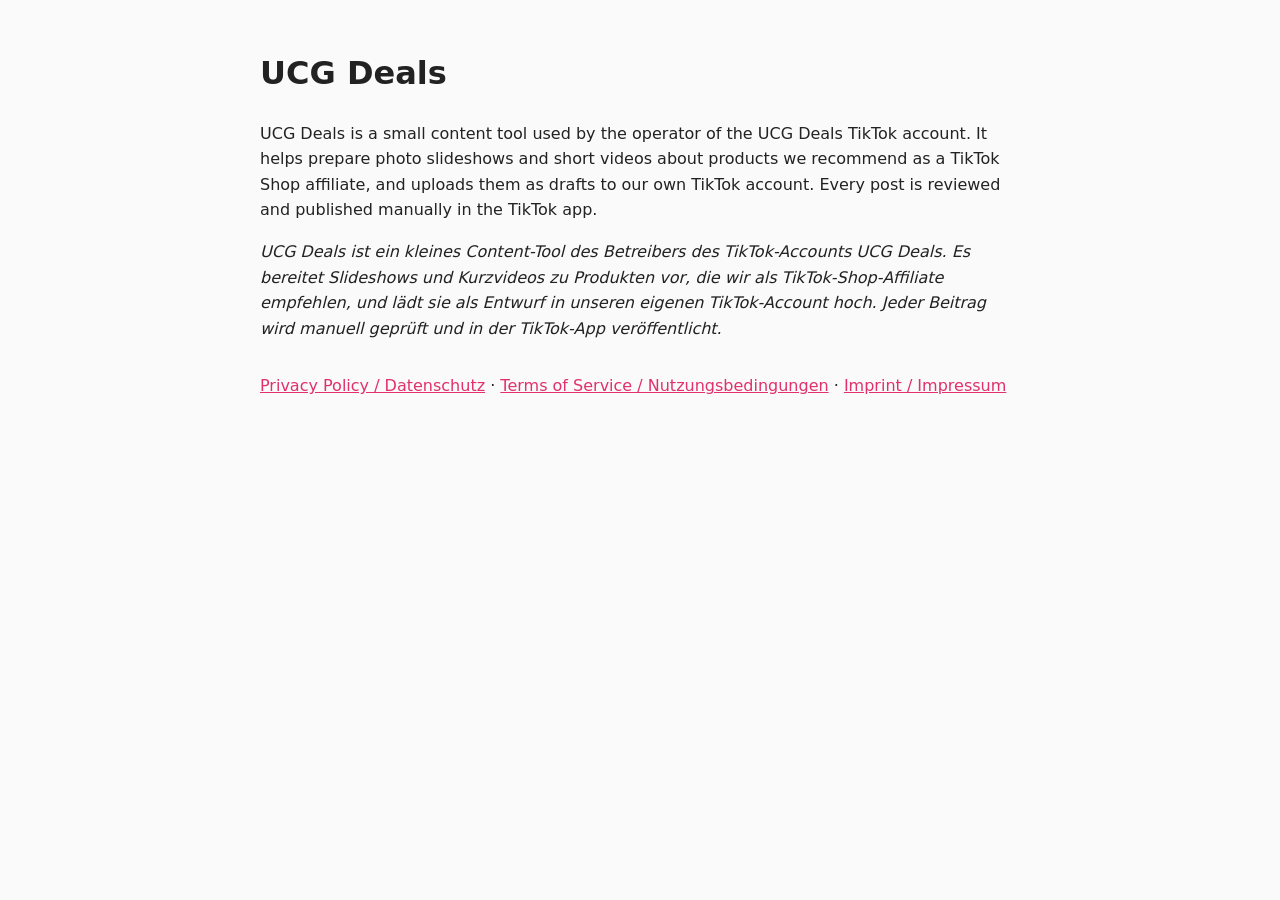
<file: index.html>
<!DOCTYPE html>
<html lang="en">
<head>
<meta charset="utf-8">
<meta name="viewport" content="width=device-width, initial-scale=1">
<title>UCG Deals</title>
<link rel="stylesheet" href="style.css">
</head>
<body>
<main>
  <h1>UCG Deals</h1>
  <p>UCG Deals is a small content tool used by the operator of the UCG Deals TikTok account. It helps prepare photo slideshows and short videos about products we recommend as a TikTok Shop affiliate, and uploads them as drafts to our own TikTok account. Every post is reviewed and published manually in the TikTok app.</p>
  <p lang="de"><em>UCG Deals ist ein kleines Content-Tool des Betreibers des TikTok-Accounts UCG Deals. Es bereitet Slideshows und Kurzvideos zu Produkten vor, die wir als TikTok-Shop-Affiliate empfehlen, und lädt sie als Entwurf in unseren eigenen TikTok-Account hoch. Jeder Beitrag wird manuell geprüft und in der TikTok-App veröffentlicht.</em></p>
  <nav>
    <a href="privacy.html">Privacy Policy / Datenschutz</a> ·
    <a href="terms.html">Terms of Service / Nutzungsbedingungen</a> ·
    <a href="imprint.html">Imprint / Impressum</a>
  </nav>
</main>
</body>
</html>
</file>
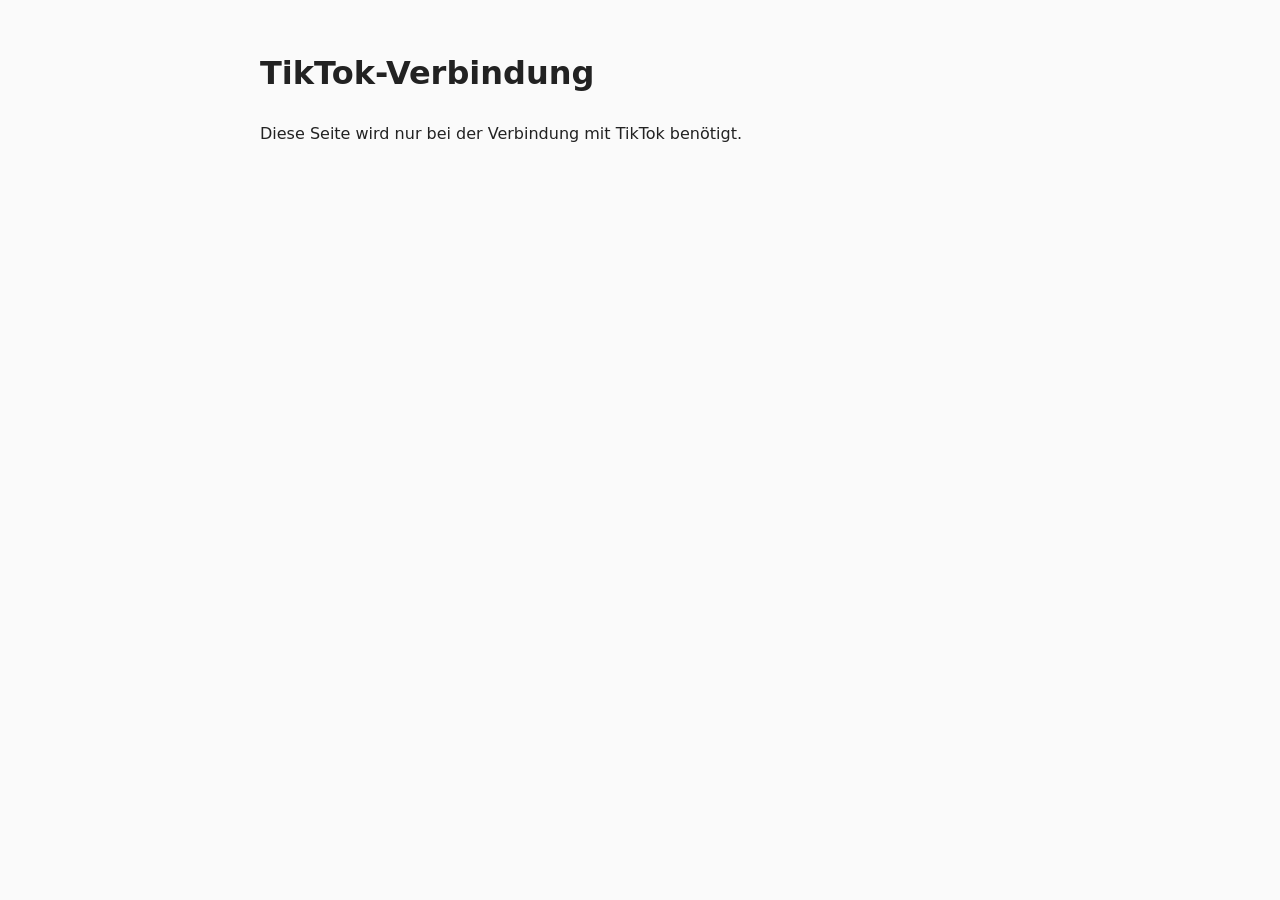
<file: callback.html>
<!DOCTYPE html>
<html lang="de">
<head>
<meta charset="utf-8">
<meta name="viewport" content="width=device-width, initial-scale=1">
<meta name="robots" content="noindex">
<meta name="referrer" content="no-referrer">
<title>TikTok-Verbindung – UCG Deals</title>
<link rel="stylesheet" href="style.css">
<style>
  #code { font-family: monospace; word-break: break-all; background: #fff; border: 1px solid #ddd; border-radius: 8px; padding: 12px; }
  button { margin-top: 12px; padding: 10px 18px; border: 0; border-radius: 8px; background: #e1306c; color: #fff; font-size: 1em; cursor: pointer; }
  .err { color: #b00020; }
</style>
</head>
<body>
<main>
  <h1>TikTok-Verbindung</h1>
  <div id="out">Lade …</div>
</main>
<script>
  // Diese Seite verschickt nichts. Sie zeigt nur den Code aus der Adresszeile an.
  var p = new URLSearchParams(location.search);
  var out = document.getElementById("out");
  var esc = function (s) { var d = document.createElement("div"); d.textContent = s; return d.innerHTML; };
  if (p.get("error")) {
    out.innerHTML = '<p class="err">Die Verbindung wurde nicht erlaubt oder ist fehlgeschlagen.</p><p>Fehler: ' +
      esc(p.get("error")) + (p.get("error_description") ? " – " + esc(p.get("error_description")) : "") + "</p>";
  } else if (p.get("code")) {
    var payload = p.get("code") + (p.get("state") ? "|" + p.get("state") : "");
    out.innerHTML = "<p>Fast fertig! Kopiere diesen Code und füge ihn im Fenster des UCG-Deals-Skripts ein:</p>" +
      '<div id="code">' + esc(payload) + "</div>" +
      '<button id="copy">Code kopieren</button><p id="msg"></p>' +
      "<p><small>Der Code ist nur wenige Minuten gültig und funktioniert nur einmal.</small></p>";
    document.getElementById("copy").onclick = function () {
      navigator.clipboard.writeText(payload).then(function () {
        document.getElementById("msg").textContent = "Kopiert ✓";
      });
    };
    history.replaceState(null, "", location.pathname); // Code aus der Adresszeile entfernen
  } else {
    out.innerHTML = "<p>Diese Seite wird nur bei der Verbindung mit TikTok benötigt.</p>";
  }
</script>
</body>
</html>
</file>
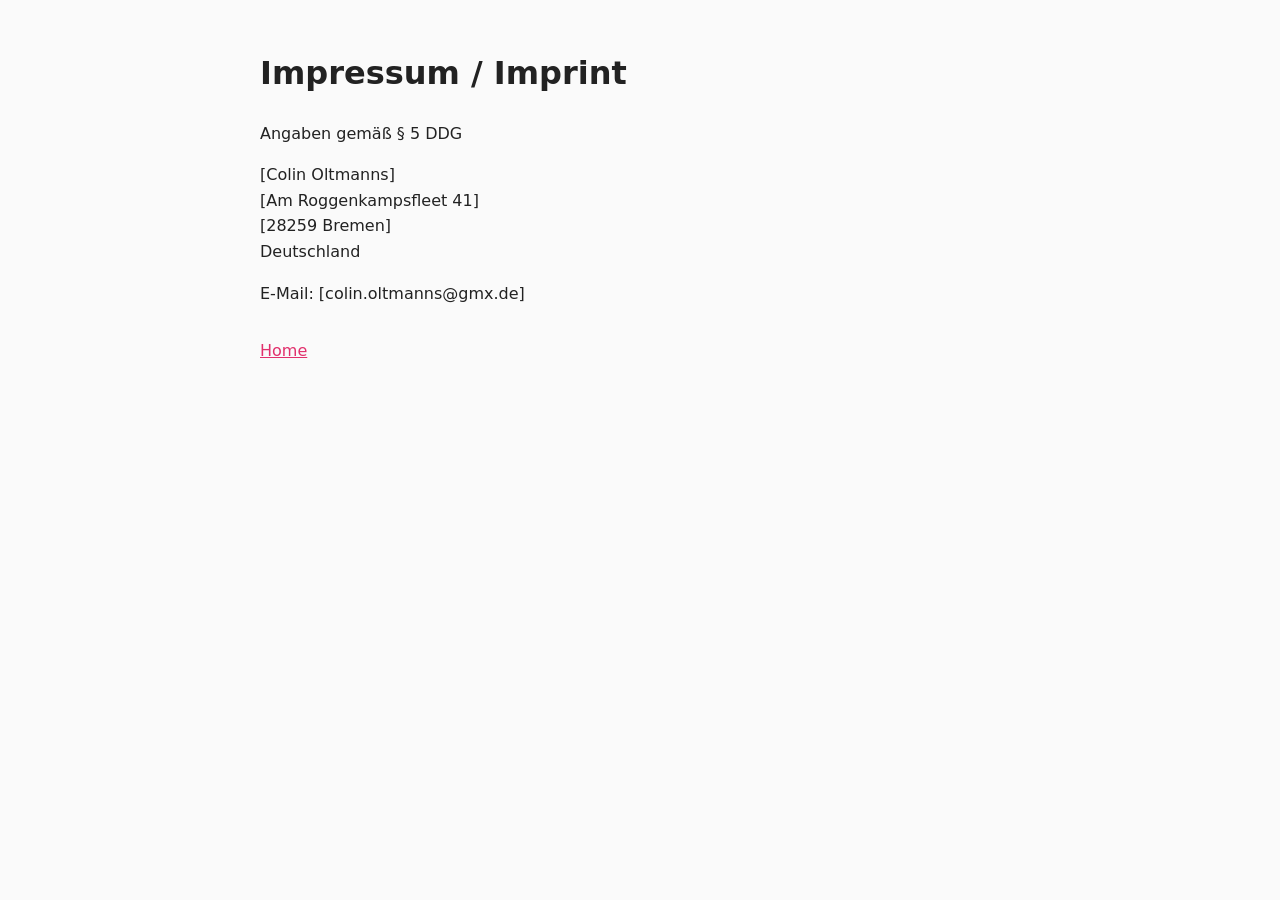
<file: imprint.html>
<!DOCTYPE html>
<html lang="de">
<head>
<meta charset="utf-8">
<meta name="viewport" content="width=device-width, initial-scale=1">
<title>Impressum – UCG Deals</title>
<link rel="stylesheet" href="style.css">
</head>
<body>
<main>
  <h1>Impressum / Imprint</h1>
  <p>Angaben gemäß § 5 DDG</p>
  <p>
    [Colin Oltmanns]<br>
    [Am Roggenkampsfleet 41]<br>
    [28259 Bremen]<br>
    Deutschland
  </p>
  <p>E-Mail: [colin.oltmanns@gmx.de]</p>
  <nav><a href="index.html">Home</a></nav>
</main>
</body>
</html>
</file>
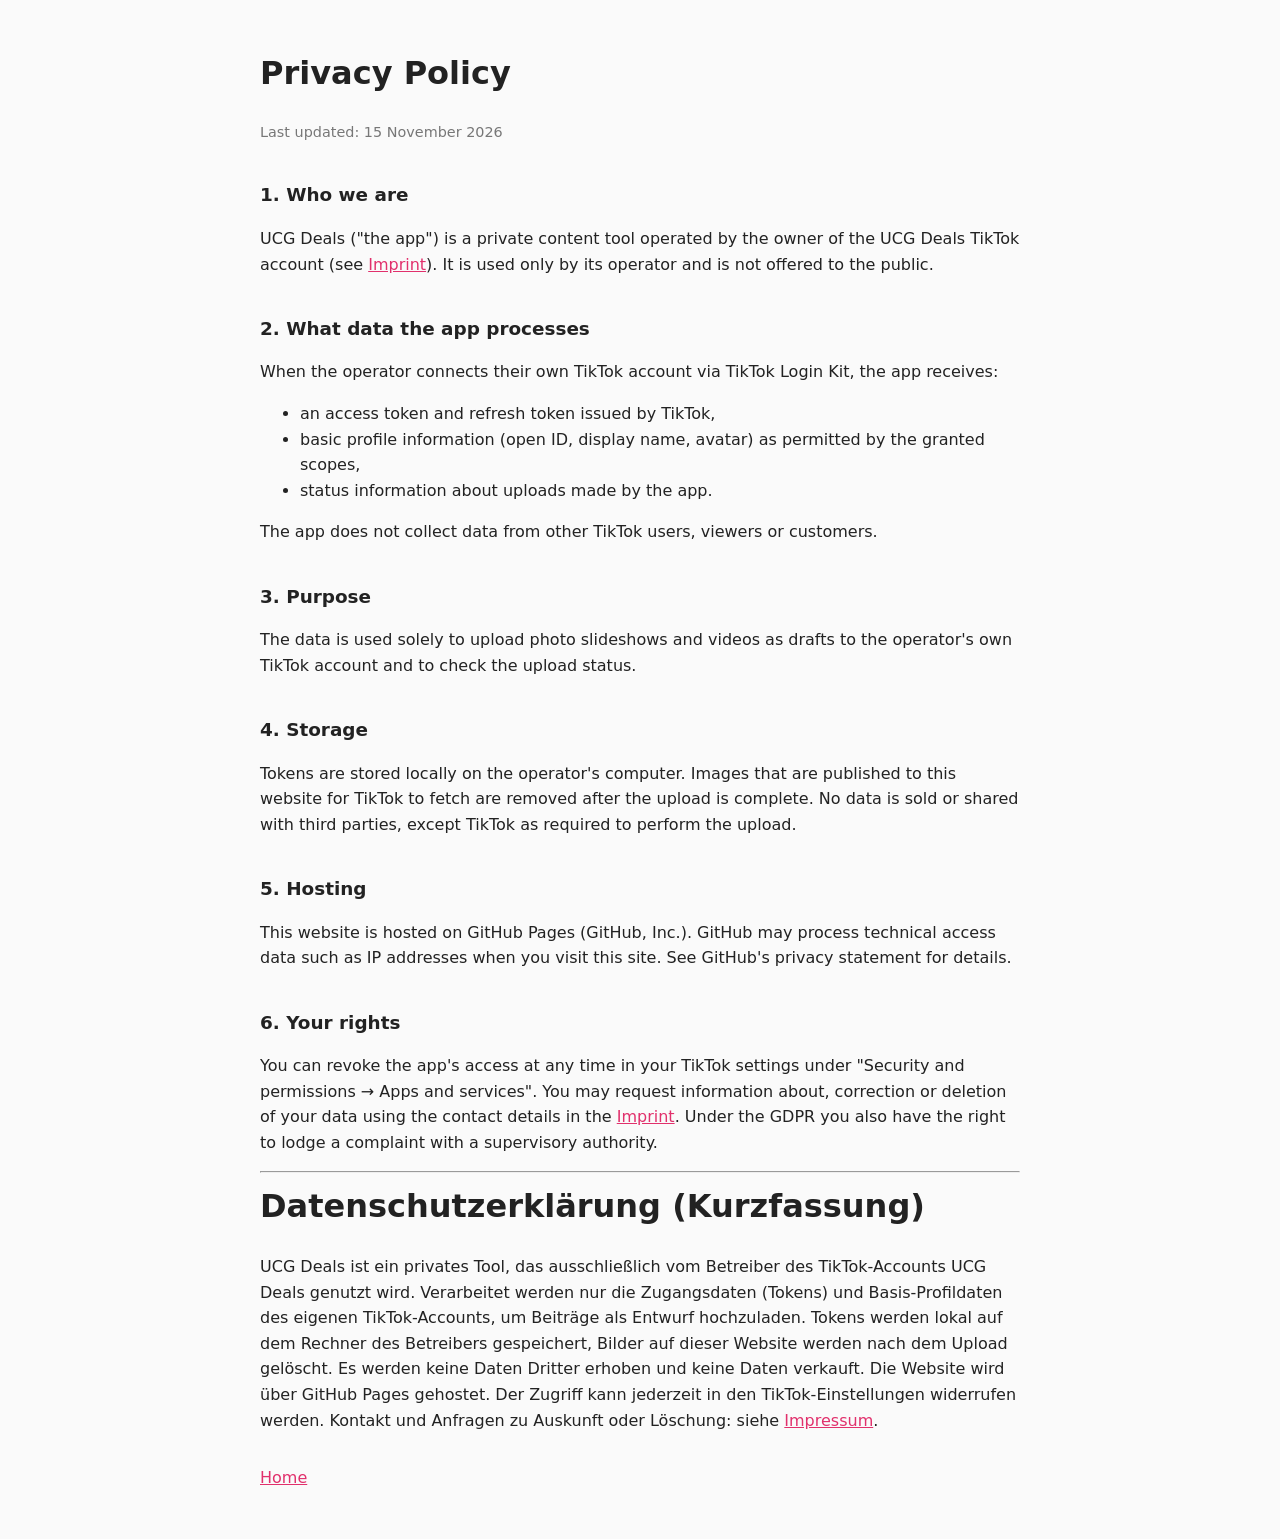
<file: privacy.html>
<!DOCTYPE html>
<html lang="en">
<head>
<meta charset="utf-8">
<meta name="viewport" content="width=device-width, initial-scale=1">
<title>Privacy Policy – UCG Deals</title>
<link rel="stylesheet" href="style.css">
</head>
<body>
<main>
  <h1>Privacy Policy</h1>
  <p class="updated">Last updated: 15 November 2026</p>

  <h2>1. Who we are</h2>
  <p>UCG Deals ("the app") is a private content tool operated by the owner of the UCG Deals TikTok account (see <a href="imprint.html">Imprint</a>). It is used only by its operator and is not offered to the public.</p>

  <h2>2. What data the app processes</h2>
  <p>When the operator connects their own TikTok account via TikTok Login Kit, the app receives:</p>
  <ul>
    <li>an access token and refresh token issued by TikTok,</li>
    <li>basic profile information (open ID, display name, avatar) as permitted by the granted scopes,</li>
    <li>status information about uploads made by the app.</li>
  </ul>
  <p>The app does not collect data from other TikTok users, viewers or customers.</p>

  <h2>3. Purpose</h2>
  <p>The data is used solely to upload photo slideshows and videos as drafts to the operator's own TikTok account and to check the upload status.</p>

  <h2>4. Storage</h2>
  <p>Tokens are stored locally on the operator's computer. Images that are published to this website for TikTok to fetch are removed after the upload is complete. No data is sold or shared with third parties, except TikTok as required to perform the upload.</p>

  <h2>5. Hosting</h2>
  <p>This website is hosted on GitHub Pages (GitHub, Inc.). GitHub may process technical access data such as IP addresses when you visit this site. See GitHub's privacy statement for details.</p>

  <h2>6. Your rights</h2>
  <p>You can revoke the app's access at any time in your TikTok settings under "Security and permissions → Apps and services". You may request information about, correction or deletion of your data using the contact details in the <a href="imprint.html">Imprint</a>. Under the GDPR you also have the right to lodge a complaint with a supervisory authority.</p>

  <hr>
  <h1 lang="de">Datenschutzerklärung (Kurzfassung)</h1>
  <div lang="de">
    <p>UCG Deals ist ein privates Tool, das ausschließlich vom Betreiber des TikTok-Accounts UCG Deals genutzt wird. Verarbeitet werden nur die Zugangsdaten (Tokens) und Basis-Profildaten des eigenen TikTok-Accounts, um Beiträge als Entwurf hochzuladen. Tokens werden lokal auf dem Rechner des Betreibers gespeichert, Bilder auf dieser Website werden nach dem Upload gelöscht. Es werden keine Daten Dritter erhoben und keine Daten verkauft. Die Website wird über GitHub Pages gehostet. Der Zugriff kann jederzeit in den TikTok-Einstellungen widerrufen werden. Kontakt und Anfragen zu Auskunft oder Löschung: siehe <a href="imprint.html">Impressum</a>.</p>
  </div>
  <nav><a href="index.html">Home</a></nav>
</main>
</body>
</html>
</file>
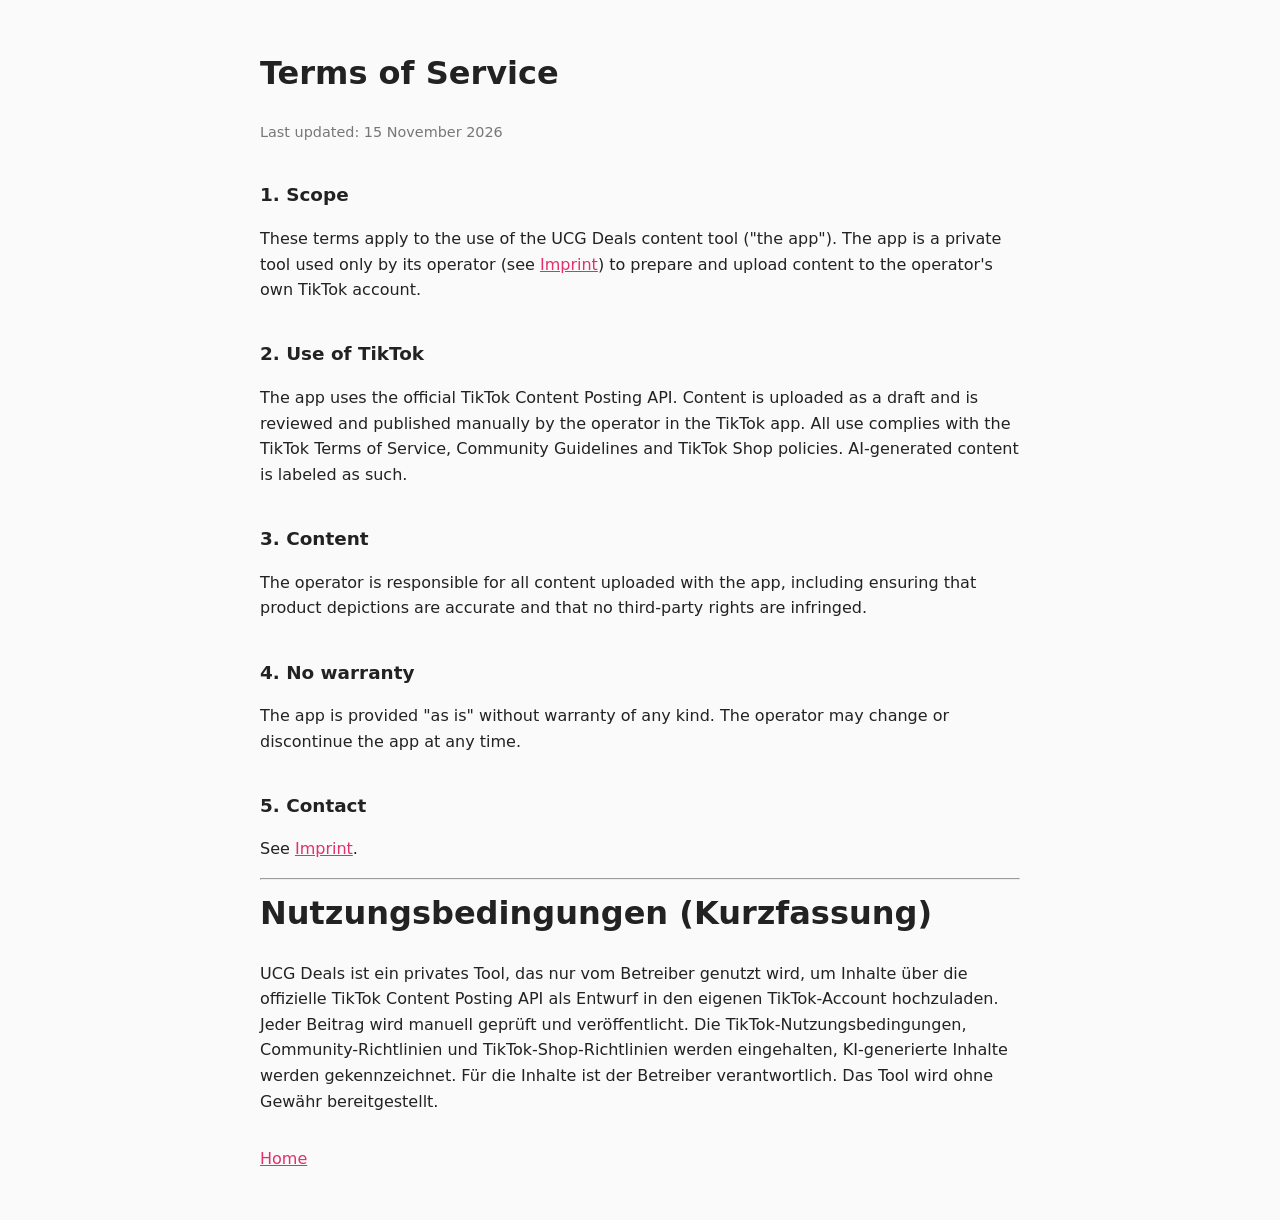
<file: terms.html>
<!DOCTYPE html>
<html lang="en">
<head>
<meta charset="utf-8">
<meta name="viewport" content="width=device-width, initial-scale=1">
<title>Terms of Service – UCG Deals</title>
<link rel="stylesheet" href="style.css">
</head>
<body>
<main>
  <h1>Terms of Service</h1>
  <p class="updated">Last updated: 15 November 2026</p>

  <h2>1. Scope</h2>
  <p>These terms apply to the use of the UCG Deals content tool ("the app"). The app is a private tool used only by its operator (see <a href="imprint.html">Imprint</a>) to prepare and upload content to the operator's own TikTok account.</p>

  <h2>2. Use of TikTok</h2>
  <p>The app uses the official TikTok Content Posting API. Content is uploaded as a draft and is reviewed and published manually by the operator in the TikTok app. All use complies with the TikTok Terms of Service, Community Guidelines and TikTok Shop policies. AI-generated content is labeled as such.</p>

  <h2>3. Content</h2>
  <p>The operator is responsible for all content uploaded with the app, including ensuring that product depictions are accurate and that no third-party rights are infringed.</p>

  <h2>4. No warranty</h2>
  <p>The app is provided "as is" without warranty of any kind. The operator may change or discontinue the app at any time.</p>

  <h2>5. Contact</h2>
  <p>See <a href="imprint.html">Imprint</a>.</p>

  <hr>
  <h1 lang="de">Nutzungsbedingungen (Kurzfassung)</h1>
  <div lang="de">
    <p>UCG Deals ist ein privates Tool, das nur vom Betreiber genutzt wird, um Inhalte über die offizielle TikTok Content Posting API als Entwurf in den eigenen TikTok-Account hochzuladen. Jeder Beitrag wird manuell geprüft und veröffentlicht. Die TikTok-Nutzungsbedingungen, Community-Richtlinien und TikTok-Shop-Richtlinien werden eingehalten, KI-generierte Inhalte werden gekennzeichnet. Für die Inhalte ist der Betreiber verantwortlich. Das Tool wird ohne Gewähr bereitgestellt.</p>
  </div>
  <nav><a href="index.html">Home</a></nav>
</main>
</body>
</html>
</file>
<file: style.css>
body { font-family: system-ui, sans-serif; background: #fafafa; color: #222; margin: 0; }
main { max-width: 760px; margin: 0 auto; padding: 48px 20px; line-height: 1.6; }
h1 { margin-top: 0; }
h2 { margin-top: 2em; font-size: 1.15em; }
a { color: #e1306c; }
nav { margin-top: 2em; }
.updated { color: #777; font-size: 0.9em; }
</file>
